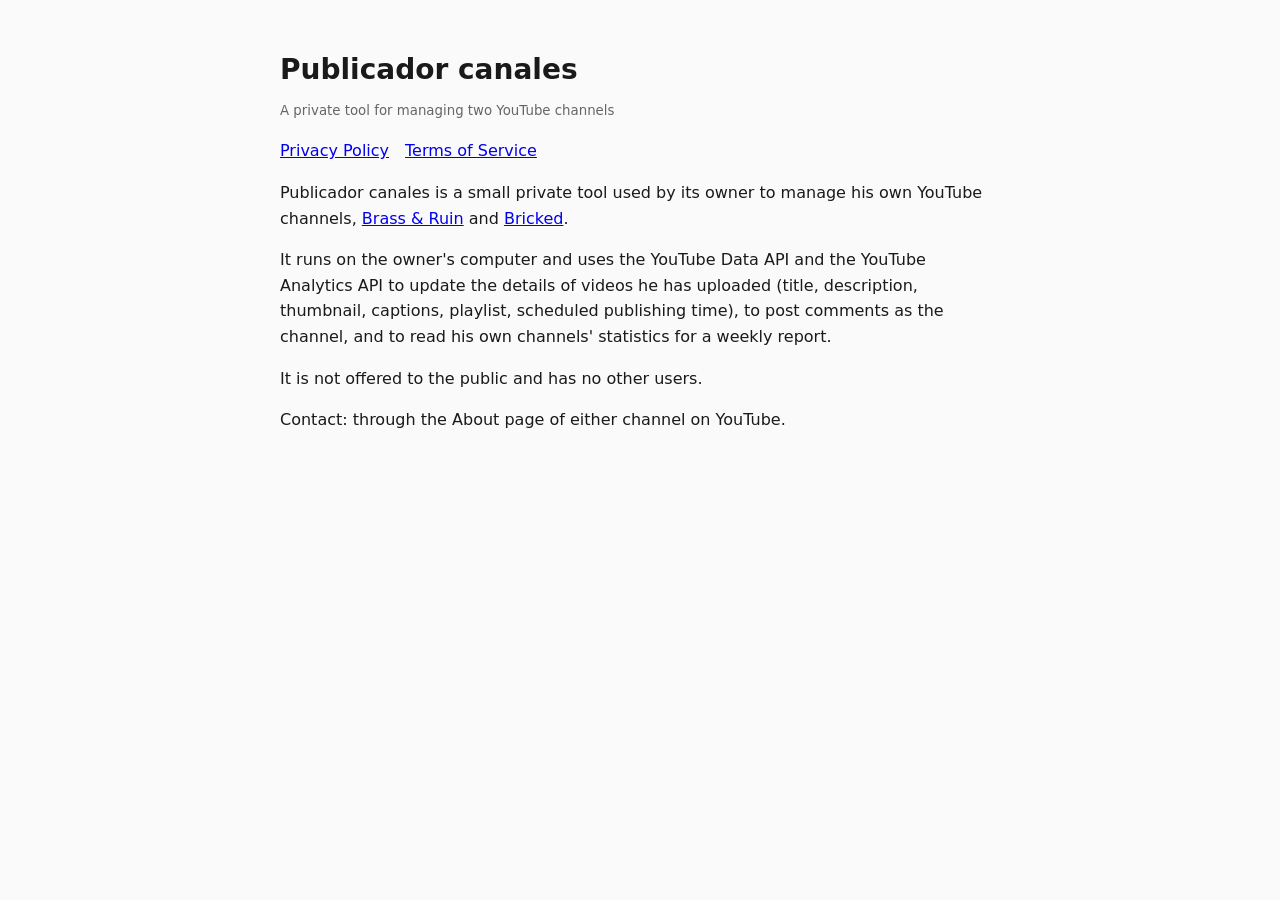
<file: index.html>
<!doctype html><html lang="en"><head><meta charset="utf-8"><meta name="viewport" content="width=device-width,initial-scale=1"><title>Publicador canales</title><link rel="stylesheet" href="estilo.css"></head><body>
<h1>Publicador canales</h1><small>A private tool for managing two YouTube channels</small>
<nav><p><a href="privacy.html">Privacy Policy</a><a href="terms.html">Terms of Service</a></p></nav>
<p>Publicador canales is a small private tool used by its owner to manage his own YouTube channels, <a href="https://www.youtube.com/@brassandruin">Brass &amp; Ruin</a> and <a href="https://www.youtube.com/@BrickedStories">Bricked</a>.</p>
<p>It runs on the owner's computer and uses the YouTube Data API and the YouTube Analytics API to update the details of videos he has uploaded (title, description, thumbnail, captions, playlist, scheduled publishing time), to post comments as the channel, and to read his own channels' statistics for a weekly report.</p>
<p>It is not offered to the public and has no other users.</p>
<p>Contact: through the About page of either channel on YouTube.</p>
</body></html>
</file>
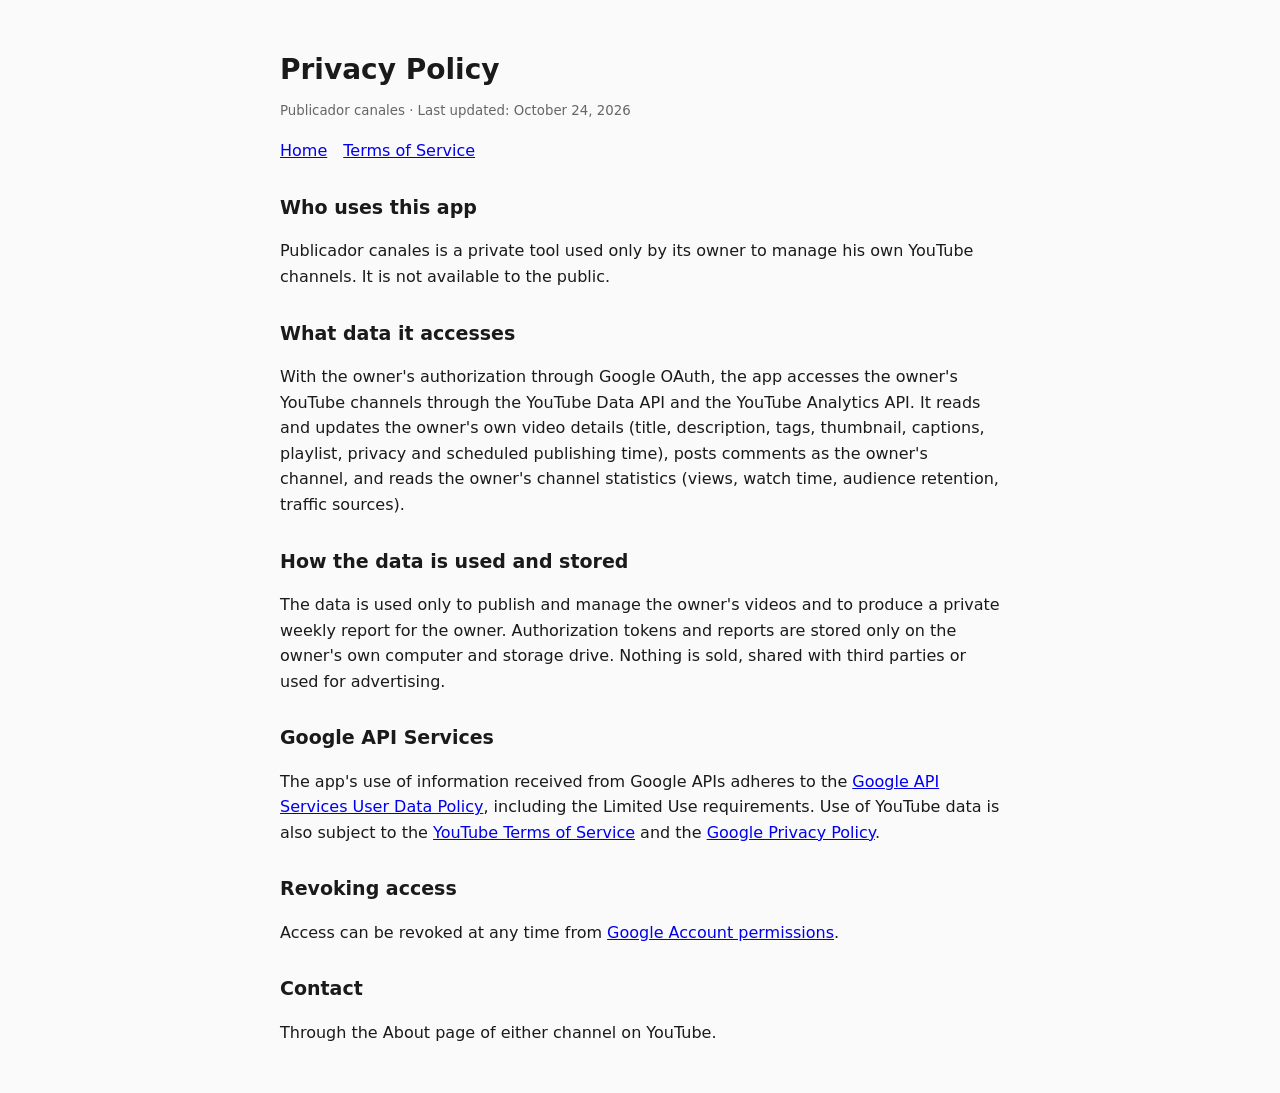
<file: privacy.html>
<!doctype html><html lang="en"><head><meta charset="utf-8"><meta name="viewport" content="width=device-width,initial-scale=1"><title>Privacy Policy · Publicador canales</title><link rel="stylesheet" href="estilo.css"></head><body>
<h1>Privacy Policy</h1><small>Publicador canales · Last updated: October 24, 2026</small>
<nav><p><a href="index.html">Home</a><a href="terms.html">Terms of Service</a></p></nav>
<h2>Who uses this app</h2><p>Publicador canales is a private tool used only by its owner to manage his own YouTube channels. It is not available to the public.</p>
<h2>What data it accesses</h2><p>With the owner's authorization through Google OAuth, the app accesses the owner's YouTube channels through the YouTube Data API and the YouTube Analytics API. It reads and updates the owner's own video details (title, description, tags, thumbnail, captions, playlist, privacy and scheduled publishing time), posts comments as the owner's channel, and reads the owner's channel statistics (views, watch time, audience retention, traffic sources).</p>
<h2>How the data is used and stored</h2><p>The data is used only to publish and manage the owner's videos and to produce a private weekly report for the owner. Authorization tokens and reports are stored only on the owner's own computer and storage drive. Nothing is sold, shared with third parties or used for advertising.</p>
<h2>Google API Services</h2><p>The app's use of information received from Google APIs adheres to the <a href="https://developers.google.com/terms/api-services-user-data-policy">Google API Services User Data Policy</a>, including the Limited Use requirements. Use of YouTube data is also subject to the <a href="https://www.youtube.com/t/terms">YouTube Terms of Service</a> and the <a href="https://policies.google.com/privacy">Google Privacy Policy</a>.</p>
<h2>Revoking access</h2><p>Access can be revoked at any time from <a href="https://myaccount.google.com/permissions">Google Account permissions</a>.</p>
<h2>Contact</h2><p>Through the About page of either channel on YouTube.</p>
</body></html>
</file>
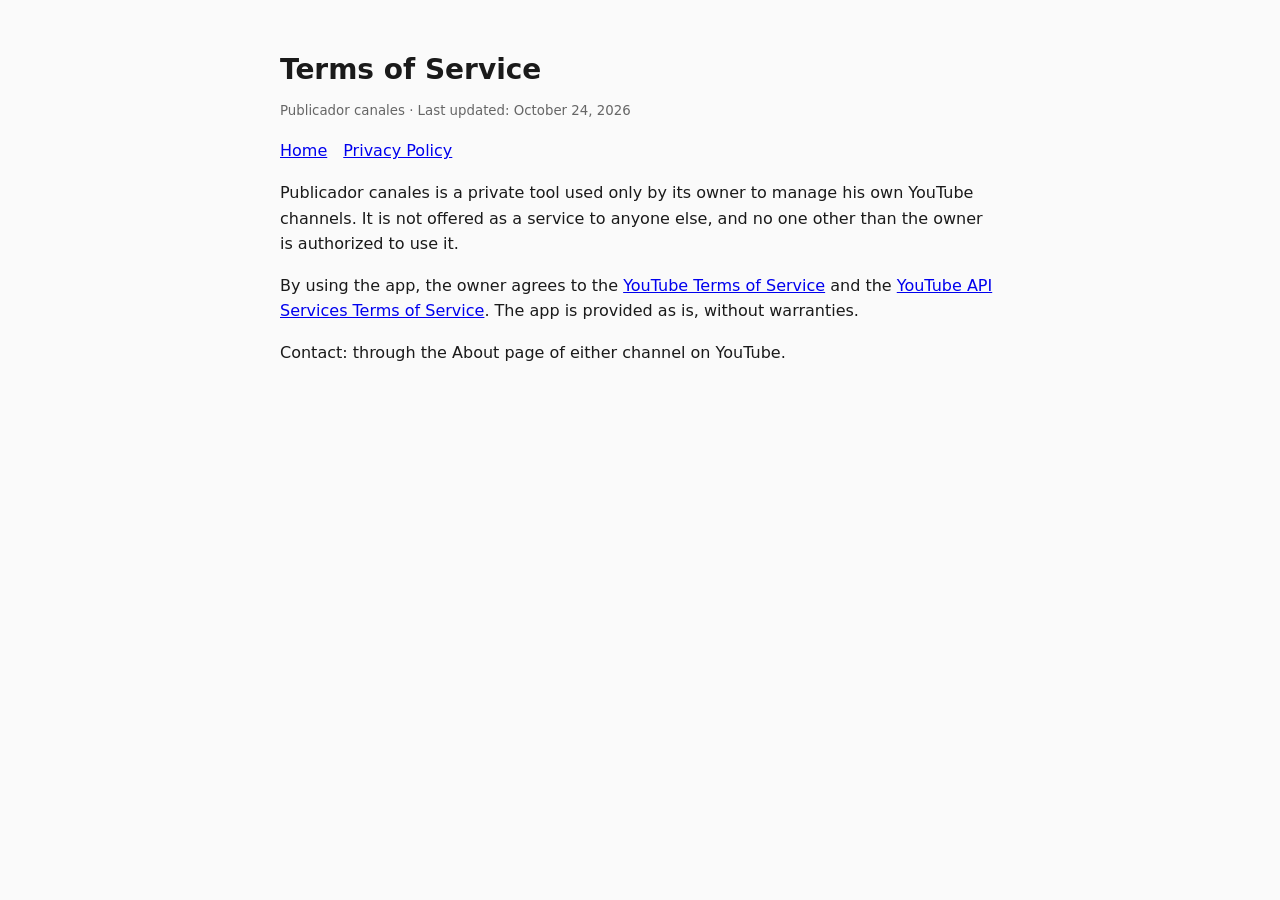
<file: terms.html>
<!doctype html><html lang="en"><head><meta charset="utf-8"><meta name="viewport" content="width=device-width,initial-scale=1"><title>Terms of Service · Publicador canales</title><link rel="stylesheet" href="estilo.css"></head><body>
<h1>Terms of Service</h1><small>Publicador canales · Last updated: October 24, 2026</small>
<nav><p><a href="index.html">Home</a><a href="privacy.html">Privacy Policy</a></p></nav>
<p>Publicador canales is a private tool used only by its owner to manage his own YouTube channels. It is not offered as a service to anyone else, and no one other than the owner is authorized to use it.</p>
<p>By using the app, the owner agrees to the <a href="https://www.youtube.com/t/terms">YouTube Terms of Service</a> and the <a href="https://developers.google.com/youtube/terms/api-services-terms-of-service">YouTube API Services Terms of Service</a>. The app is provided as is, without warranties.</p>
<p>Contact: through the About page of either channel on YouTube.</p>
</body></html>
</file>
<file: estilo.css>
body{font-family:-apple-system,system-ui,Segoe UI,Roboto,sans-serif;max-width:720px;margin:48px auto;padding:0 16px;line-height:1.6;color:#1a1a1a;background:#fafafa}
h1{font-size:28px;margin-bottom:4px}h2{font-size:19px;margin-top:28px}
nav a{margin-right:16px}small{color:#666}
@media (prefers-color-scheme:dark){body{background:#111;color:#e8e8e8}a{color:#8ab4f8}small{color:#999}}
</file>
